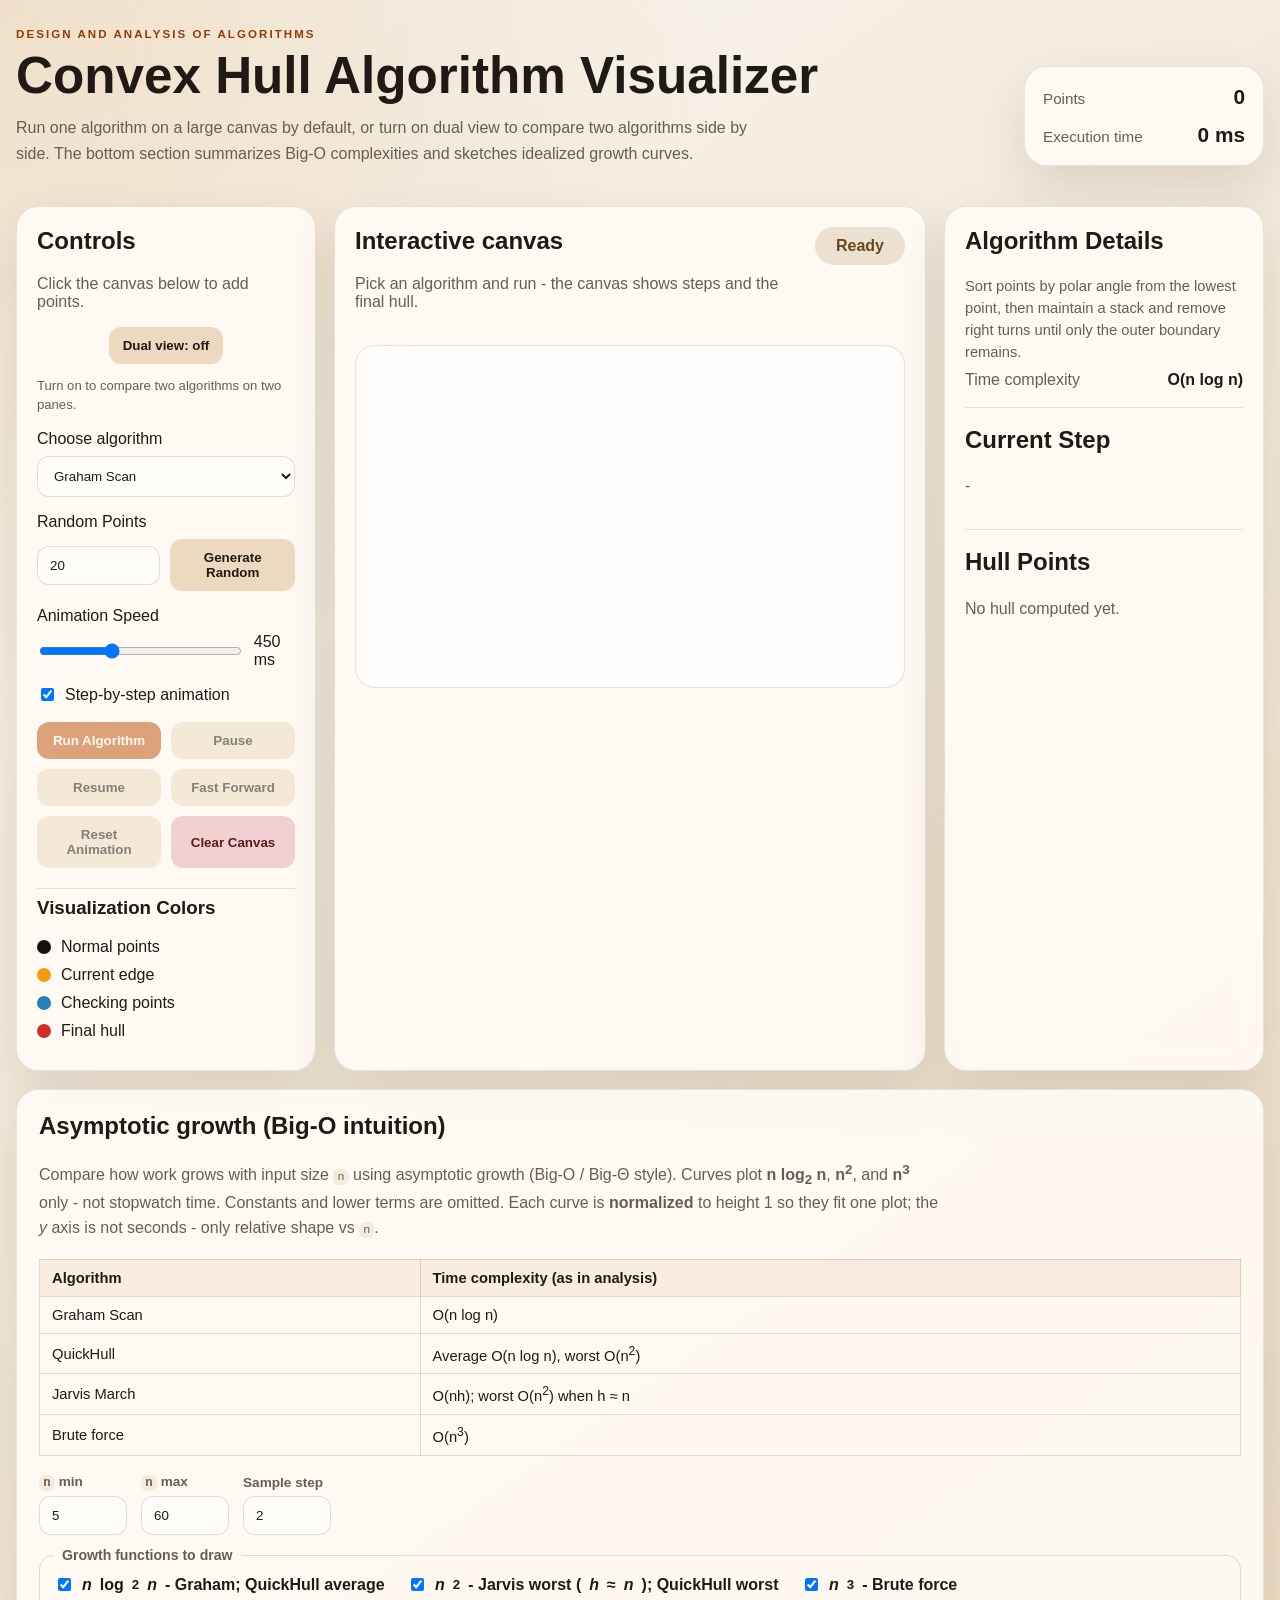
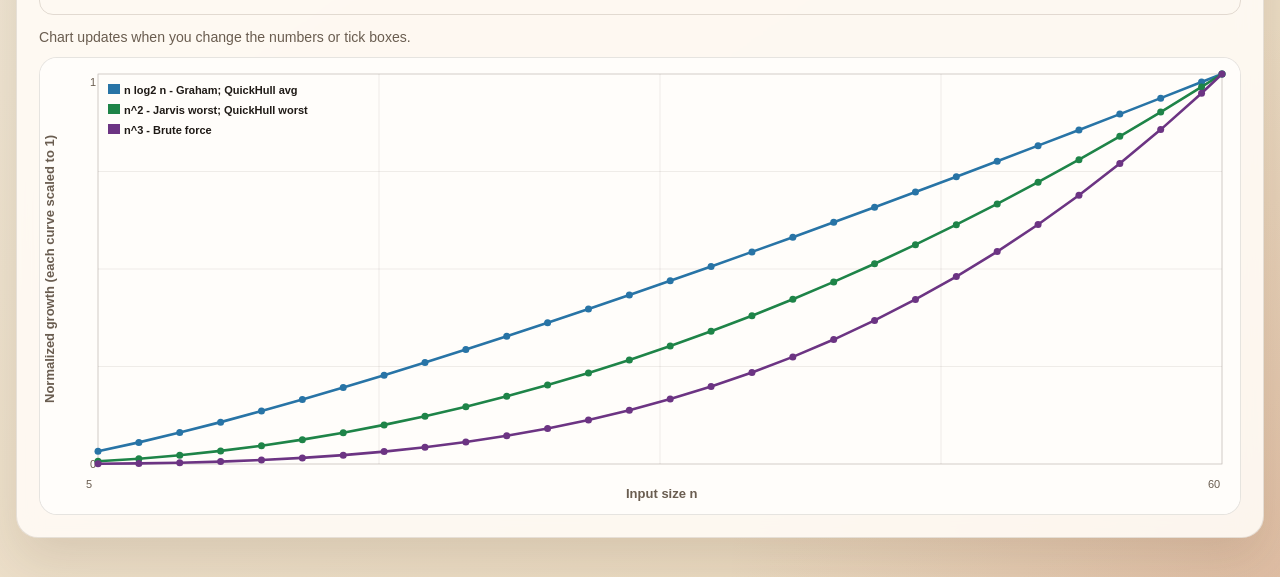
<file: index.html>
﻿<!DOCTYPE html>
<html lang="en">
<head>
  <meta charset="UTF-8">
  <meta name="viewport" content="width=device-width, initial-scale=1.0">
  <title>Convex Hull Algorithm Visualizer</title>
  <link rel="stylesheet" href="style.css">
</head>
<body class="view-single">
  <div class="page-shell">
    <header class="hero">
      <div>
        <p class="eyebrow">Design and Analysis of Algorithms</p>
        <h1>Convex Hull Algorithm Visualizer</h1>
        <p class="subtitle">
          Run one algorithm on a large canvas by default, or turn on dual view to compare two algorithms side by side. The bottom section summarizes Big‑O complexities and sketches idealized growth curves.
        </p>
      </div>
      <div class="stats-card">
        <div class="stat">
          <span class="stat-label">Points</span>
          <span id="pointCount" class="stat-value">0</span>
        </div>
        <div class="stat stat-exec-single">
          <span class="stat-label">Execution time</span>
          <span id="executionTimeSingle" class="stat-value">0 ms</span>
        </div>
        <div class="stat stat-exec-dual">
          <span class="stat-label">Time (left)</span>
          <span id="executionTimeLeft" class="stat-value">0 ms</span>
        </div>
        <div class="stat stat-exec-dual">
          <span class="stat-label">Time (right)</span>
          <span id="executionTimeRight" class="stat-value">0 ms</span>
        </div>
      </div>
    </header>

    <main class="app-grid">
      <aside class="panel controls-panel">
        <h2>Controls</h2>
        <p id="controlsHint" class="panel-note">Click the canvas below to add points.</p>

        <div class="control-group toggle-row">
          <button id="dualViewToggle" type="button" aria-pressed="false">Dual view: off</button>
          <span class="toggle-help muted">Turn on to compare two algorithms on two panes.</span>
        </div>

        <label class="control-group">
          <span id="algoLeftLabel">Choose algorithm</span>
          <select id="algorithmSelectLeft">
            <option value="graham" selected>Graham Scan</option>
            <option value="jarvis">Jarvis March</option>
            <option value="quickhull">QuickHull</option>
            <option value="bruteforce">Brute Force</option>
          </select>
        </label>

        <label class="control-group algo-right-wrap">
          <span>Right pane algorithm</span>
          <select id="algorithmSelectRight">
            <option value="graham">Graham Scan</option>
            <option value="jarvis" selected>Jarvis March</option>
            <option value="quickhull">QuickHull</option>
            <option value="bruteforce">Brute Force</option>
          </select>
        </label>

        <label class="control-group">
          <span>Random Points</span>
          <div class="input-row">
            <input id="randomCount" type="number" min="3" max="150" value="20">
            <button id="generateBtn" type="button">Generate Random</button>
          </div>
        </label>

        <label class="control-group">
          <span>Animation Speed</span>
          <div class="slider-row">
            <input id="speedSlider" type="range" min="50" max="1200" step="50" value="450">
            <span id="speedValue">450 ms</span>
          </div>
        </label>

        <label class="checkbox-row">
          <input id="animateToggle" type="checkbox" checked>
          <span>Step-by-step animation</span>
        </label>

        <div class="button-grid">
          <button id="runBtn" type="button" class="primary">Run Algorithm</button>
          <button id="pauseBtn" type="button">Pause</button>
          <button id="resumeBtn" type="button">Resume</button>
          <button id="fastForwardBtn" type="button">Fast Forward</button>
          <button id="resetBtn" type="button">Reset Animation</button>
          <button id="clearBtn" type="button" class="danger">Clear Canvas</button>
        </div>

        <div class="legend">
          <h3>Visualization Colors</h3>
          <div class="legend-item"><span class="swatch points"></span>Normal points</div>
          <div class="legend-item"><span class="swatch edge"></span>Current edge</div>
          <div class="legend-item"><span class="swatch checking"></span>Checking points</div>
          <div class="legend-item"><span class="swatch hull"></span>Final hull</div>
        </div>
      </aside>

      <section class="panel canvas-panel">
        <div class="canvas-header">
          <div>
            <h2 id="canvasPanelTitle">Interactive canvas</h2>
            <p id="canvasPanelLead">Pick an algorithm and run - the canvas shows steps and the final hull.</p>
          </div>
          <div id="statusBadge" class="status-badge idle">Ready</div>
        </div>
        <div class="single-canvas-shell">
          <div class="canvas-frame">
            <canvas id="canvasSingle" width="900" height="560" aria-label="Convex hull visualization main canvas"></canvas>
          </div>
        </div>
        <div class="dual-canvas-frame">
          <div class="canvas-slot">
            <h3 id="paneTitleLeft" class="pane-title">Left</h3>
            <div class="canvas-frame">
              <canvas id="canvasLeft" width="430" height="520" aria-label="Convex hull visualization left pane"></canvas>
            </div>
          </div>
          <div class="canvas-slot">
            <h3 id="paneTitleRight" class="pane-title">Right</h3>
            <div class="canvas-frame">
              <canvas id="canvasRight" width="430" height="520" aria-label="Convex hull visualization right pane"></canvas>
            </div>
          </div>
        </div>
      </section>

      <aside class="panel info-panel">
        <section class="info-block">
          <h2>Algorithm Details</h2>
          <p id="algorithmDescriptionLeft" class="algorithm-blurb"></p>
          <div class="meta-line">
            <span id="metaLabelLeft" class="meta-label">Time complexity</span>
            <span id="timeComplexityLeft" class="meta-value"></span>
          </div>
          <div class="algo-dual-extra">
            <p id="algorithmDescriptionRight" class="algorithm-blurb"></p>
            <div class="meta-line">
              <span class="meta-label">Right complexity</span>
              <span id="timeComplexityRight" class="meta-value"></span>
            </div>
          </div>
        </section>

        <section class="info-block">
          <h2>Current Step</h2>
          <p class="step-label step-dual-only">Left pane</p>
          <p id="stepDescriptionLeft" class="step-text">-</p>
          <p class="step-label step-dual-only">Right pane</p>
          <p id="stepDescriptionRight" class="step-text step-dual-only">-</p>
        </section>

        <section class="info-block">
          <h2>Hull Points</h2>
          <p class="step-label step-dual-only">Left hull</p>
          <div id="hullPointsLeft" class="coordinate-list hull-split">No hull computed yet.</div>
          <p class="step-label step-dual-only">Right hull</p>
          <div id="hullPointsRight" class="coordinate-list hull-split hull-dual-extra">No hull computed yet.</div>
        </section>
      </aside>
    </main>

    <section class="panel benchmark-panel" aria-labelledby="theoryHeading">
      <h2 id="theoryHeading">Asymptotic growth (Big‑O intuition)</h2>
      <p class="benchmark-lead muted">
        Compare how work grows with input size&nbsp;<code>n</code> using asymptotic growth (Big‑O / Big‑Θ style). Curves plot <strong>n&nbsp;log<sub>2</sub>&nbsp;n</strong>, <strong>n<sup>2</sup></strong>, and <strong>n<sup>3</sup></strong> only - not stopwatch time. Constants and lower terms are omitted. Each curve is <strong>normalized</strong> to height&nbsp;1 so they fit one plot; the <em>y</em> axis is not seconds - only relative shape vs&nbsp;<code>n</code>.
      </p>

      <table class="complexity-table" aria-label="Stated time complexities for each hull algorithm">
        <thead>
          <tr>
            <th scope="col">Algorithm</th>
            <th scope="col">Time complexity (as in analysis)</th>
          </tr>
        </thead>
        <tbody>
          <tr>
            <td>Graham Scan</td>
            <td>O(n log n)</td>
          </tr>
          <tr>
            <td>QuickHull</td>
            <td>Average O(n log n), worst O(n<sup>2</sup>)</td>
          </tr>
          <tr>
            <td>Jarvis March</td>
            <td>O(nh); worst O(n<sup>2</sup>) when h ≈ n</td>
          </tr>
          <tr>
            <td>Brute force</td>
            <td>O(n<sup>3</sup>)</td>
          </tr>
        </tbody>
      </table>

      <div class="benchmark-controls theory-controls">
        <label class="control-inline">
          <span><code>n</code> min</span>
          <input id="theoryNMin" type="number" min="2" max="500" value="5">
        </label>
        <label class="control-inline">
          <span><code>n</code> max</span>
          <input id="theoryNMax" type="number" min="3" max="500" value="60">
        </label>
        <label class="control-inline">
          <span>Sample step</span>
          <input id="theoryStep" type="number" min="1" max="50" value="2">
        </label>
      </div>
      <fieldset class="benchmark-fieldset">
        <legend>Growth functions to draw</legend>
        <label class="radio-inline bench-check">
          <input type="checkbox" id="theoryCurveNLogN" checked> <em>n</em> log<sub>2</sub> <em>n</em> - Graham; QuickHull average
        </label>
        <label class="radio-inline bench-check">
          <input type="checkbox" id="theoryCurveNSq" checked> <em>n</em><sup>2</sup> - Jarvis worst (<em>h</em> ≈ <em>n</em>); QuickHull worst
        </label>
        <label class="radio-inline bench-check">
          <input type="checkbox" id="theoryCurveNCubed" checked> <em>n</em><sup>3</sup> - Brute force
        </label>
      </fieldset>
      <p class="theory-chart-note muted">Chart updates when you change the numbers or tick boxes.</p>
      <div class="chart-frame">
        <canvas id="complexityChart" aria-label="Theoretical normalized growth curves versus input size n"></canvas>
      </div>
    </section>
  </div>

  <script src="algorithms/grahamScan.js"></script>
  <script src="algorithms/jarvisMarch.js"></script>
  <script src="algorithms/quickHull.js"></script>
  <script src="algorithms/bruteForce.js"></script>
  <script src="script.js"></script>
</body>
</html>
</file>
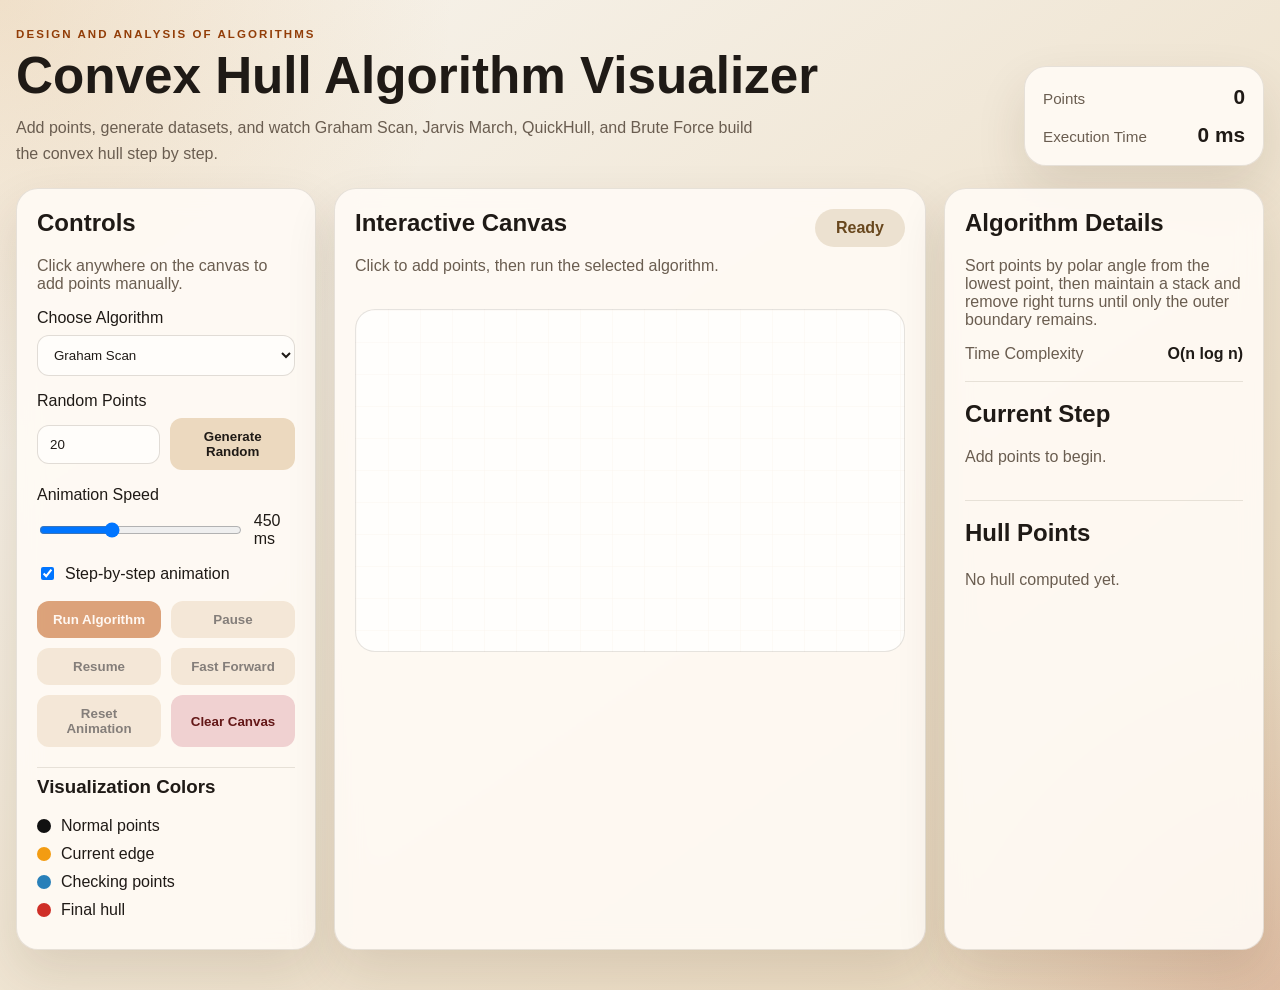
<file: docs/index.html>
﻿<!DOCTYPE html>
<html lang="en">
<head>
  <meta charset="UTF-8">
  <meta name="viewport" content="width=device-width, initial-scale=1.0">
  <title>Convex Hull Algorithm Visualizer</title>
  <link rel="stylesheet" href="style.css">
</head>
<body>
  <div class="page-shell">
    <header class="hero">
      <div>
        <p class="eyebrow">Design and Analysis of Algorithms</p>
        <h1>Convex Hull Algorithm Visualizer</h1>
        <p class="subtitle">
          Add points, generate datasets, and watch Graham Scan, Jarvis March, QuickHull, and Brute Force build the convex hull step by step.
        </p>
      </div>
      <div class="stats-card">
        <div class="stat">
          <span class="stat-label">Points</span>
          <span id="pointCount" class="stat-value">0</span>
        </div>
        <div class="stat">
          <span class="stat-label">Execution Time</span>
          <span id="executionTime" class="stat-value">0 ms</span>
        </div>
      </div>
    </header>

    <main class="app-grid">
      <aside class="panel controls-panel">
        <h2>Controls</h2>
        <p class="panel-note">Click anywhere on the canvas to add points manually.</p>

        <label class="control-group">
          <span>Choose Algorithm</span>
          <select id="algorithmSelect">
            <option value="graham">Graham Scan</option>
            <option value="jarvis">Jarvis March</option>
            <option value="quickhull">QuickHull</option>
            <option value="bruteforce">Brute Force</option>
          </select>
        </label>

        <label class="control-group">
          <span>Random Points</span>
          <div class="input-row">
            <input id="randomCount" type="number" min="3" max="150" value="20">
            <button id="generateBtn" type="button">Generate Random</button>
          </div>
        </label>

        <label class="control-group">
          <span>Animation Speed</span>
          <div class="slider-row">
            <input id="speedSlider" type="range" min="50" max="1200" step="50" value="450">
            <span id="speedValue">450 ms</span>
          </div>
        </label>

        <label class="checkbox-row">
          <input id="animateToggle" type="checkbox" checked>
          <span>Step-by-step animation</span>
        </label>

        <div class="button-grid">
          <button id="runBtn" type="button" class="primary">Run Algorithm</button>
          <button id="pauseBtn" type="button">Pause</button>
          <button id="resumeBtn" type="button">Resume</button>
          <button id="fastForwardBtn" type="button">Fast Forward</button>
          <button id="resetBtn" type="button">Reset Animation</button>
          <button id="clearBtn" type="button" class="danger">Clear Canvas</button>
        </div>

        <div class="legend">
          <h3>Visualization Colors</h3>
          <div class="legend-item"><span class="swatch points"></span>Normal points</div>
          <div class="legend-item"><span class="swatch edge"></span>Current edge</div>
          <div class="legend-item"><span class="swatch checking"></span>Checking points</div>
          <div class="legend-item"><span class="swatch hull"></span>Final hull</div>
        </div>
      </aside>

      <section class="panel canvas-panel">
        <div class="canvas-header">
          <div>
            <h2>Interactive Canvas</h2>
            <p>Click to add points, then run the selected algorithm.</p>
          </div>
          <div id="statusBadge" class="status-badge idle">Ready</div>
        </div>
        <div class="canvas-frame">
          <canvas id="canvas" width="900" height="560" aria-label="Convex hull visualization canvas"></canvas>
        </div>
      </section>

      <aside class="panel info-panel">
        <section class="info-block">
          <h2>Algorithm Details</h2>
          <p id="algorithmDescription"></p>
          <div class="meta-line">
            <span class="meta-label">Time Complexity</span>
            <span id="timeComplexity" class="meta-value"></span>
          </div>
        </section>

        <section class="info-block">
          <h2>Current Step</h2>
          <p id="stepDescription">Add points to begin.</p>
        </section>

        <section class="info-block">
          <h2>Hull Points</h2>
          <div id="hullPoints" class="coordinate-list">No hull computed yet.</div>
        </section>
      </aside>
    </main>
  </div>

  <script src="algorithms/grahamScan.js"></script>
  <script src="algorithms/jarvisMarch.js"></script>
  <script src="algorithms/quickHull.js"></script>
  <script src="algorithms/bruteForce.js"></script>
  <script src="script.js"></script>
</body>
</html>
</file>
<file: style.css>
﻿:root {
  --bg: #f6f1e7;
  --panel: rgba(255, 251, 245, 0.9);
  --panel-border: rgba(60, 44, 30, 0.12);
  --ink: #1f1a16;
  --muted: #6a5d50;
  --accent: #bf5b17;
  --accent-strong: #923d08;
  --danger: #a83232;
  --shadow: 0 22px 50px rgba(68, 43, 17, 0.12);
  --radius: 22px;
}

* {
  box-sizing: border-box;
}

body {
  margin: 0;
  min-height: 100vh;
  font-family: "Segoe UI", Tahoma, Geneva, Verdana, sans-serif;
  color: var(--ink);
  background:
    radial-gradient(circle at top left, rgba(217, 164, 95, 0.26), transparent 28%),
    radial-gradient(circle at bottom right, rgba(174, 60, 39, 0.16), transparent 22%),
    linear-gradient(145deg, #f8f5ef, #efe4d1 55%, #e8d6bb);
}

.page-shell {
  width: min(1400px, calc(100% - 32px));
  margin: 0 auto;
  padding: 28px 0 40px;
  display: flex;
  flex-direction: column;
  gap: 18px;
}

.hero {
  display: flex;
  justify-content: space-between;
  gap: 20px;
  align-items: end;
  margin-bottom: 22px;
}

.eyebrow {
  margin: 0 0 6px;
  text-transform: uppercase;
  letter-spacing: 0.18em;
  font-size: 0.72rem;
  color: var(--accent-strong);
  font-weight: 700;
}

h1,
h2,
h3,
p {
  margin-top: 0;
}

h1 {
  font-size: clamp(2rem, 4vw, 3.3rem);
  margin-bottom: 10px;
}

.subtitle {
  max-width: 760px;
  color: var(--muted);
  line-height: 1.6;
  margin-bottom: 0;
}

.muted {
  color: var(--muted);
}

code {
  font-size: 0.9em;
  background: rgba(191, 91, 23, 0.1);
  padding: 0.1em 0.35em;
  border-radius: 6px;
}

.stats-card,
.panel {
  backdrop-filter: blur(12px);
  background: var(--panel);
  border: 1px solid var(--panel-border);
  border-radius: var(--radius);
  box-shadow: var(--shadow);
}

.stats-card {
  min-width: 240px;
  padding: 18px;
  display: grid;
  gap: 14px;
}

body.view-single .stat-exec-dual {
  display: none;
}

body.view-dual .stat-exec-single {
  display: none;
}

.stat {
  display: flex;
  justify-content: space-between;
  align-items: baseline;
  gap: 12px;
}

.stat-label {
  color: var(--muted);
  font-size: 0.95rem;
}

.stat-value {
  font-size: 1.3rem;
  font-weight: 700;
}

.app-grid {
  display: grid;
  grid-template-columns: 300px 1fr 320px;
  gap: 18px;
}

.panel {
  padding: 20px;
}

.panel-note,
.canvas-header p,
.info-block p,
.meta-label,
.coordinate-list {
  color: var(--muted);
}

.control-group,
.checkbox-row {
  display: flex;
  flex-direction: column;
  gap: 8px;
  margin-bottom: 16px;
}

.checkbox-row {
  flex-direction: row;
  align-items: center;
}

.input-row,
.slider-row {
  display: flex;
  gap: 10px;
  align-items: center;
}

input[type="number"],
select,
button,
input[type="range"] {
  width: 100%;
}

input[type="number"],
select {
  padding: 11px 12px;
  border-radius: 12px;
  border: 1px solid rgba(54, 34, 12, 0.15);
  background: #fffdfa;
  color: var(--ink);
}

button {
  border: none;
  border-radius: 12px;
  padding: 11px 14px;
  font-weight: 700;
  cursor: pointer;
  background: #ecd9bf;
  color: var(--ink);
  transition: transform 0.18s ease, background 0.18s ease, opacity 0.18s ease;
}

button:hover:not(:disabled) {
  transform: translateY(-1px);
  background: #e6cfb1;
}

button:disabled {
  opacity: 0.55;
  cursor: not-allowed;
}

button.primary {
  background: var(--accent);
  color: #fff7f0;
}

button.primary:hover:not(:disabled) {
  background: var(--accent-strong);
}

button.danger {
  background: #f0d1d1;
  color: #631717;
}

.button-grid {
  display: grid;
  grid-template-columns: 1fr 1fr;
  gap: 10px;
  margin: 18px 0 20px;
}

.legend {
  padding-top: 8px;
  border-top: 1px solid rgba(71, 52, 28, 0.12);
}

.legend-item {
  display: flex;
  align-items: center;
  gap: 10px;
  margin-bottom: 10px;
}

.swatch {
  width: 14px;
  height: 14px;
  border-radius: 50%;
  display: inline-block;
}

.swatch.points {
  background: #111111;
}

.swatch.edge {
  background: #f39c12;
}

.swatch.checking {
  background: #2980b9;
}

.swatch.hull {
  background: #cf2f27;
}

.canvas-panel {
  display: flex;
  flex-direction: column;
  gap: 18px;
}

.canvas-header {
  display: flex;
  justify-content: space-between;
  align-items: start;
  gap: 16px;
}

.status-badge {
  padding: 10px 14px;
  border-radius: 999px;
  font-weight: 700;
  min-width: 90px;
  text-align: center;
}

.status-badge.idle {
  background: #ece1d0;
  color: #68471d;
}

.status-badge.running {
  background: #f7d7b0;
  color: #8a4c07;
}

.status-badge.paused {
  background: #d9e7f6;
  color: #1c4f82;
}

.status-badge.done {
  background: #d9eedf;
  color: #23663c;
}

.status-badge.fast {
  background: #f3e7b7;
  color: #755300;
}

.canvas-frame {
  border-radius: 20px;
  overflow: hidden;
  background:
    linear-gradient(0deg, rgba(255, 255, 255, 0.72), rgba(255, 255, 255, 0.72)),
    linear-gradient(90deg, rgba(191, 91, 23, 0.08) 1px, transparent 1px),
    linear-gradient(rgba(191, 91, 23, 0.08) 1px, transparent 1px);
  background-size: auto, 32px 32px, 32px 32px;
  border: 1px solid rgba(54, 34, 12, 0.12);
}

.toggle-row {
  display: flex;
  flex-wrap: wrap;
  align-items: center;
  gap: 12px;
  margin-bottom: 16px;
}

.toggle-row button {
  width: auto;
  white-space: nowrap;
}

.toggle-help {
  font-size: 0.82rem;
  line-height: 1.45;
  flex: 1;
  min-width: 140px;
}

#dualViewToggle[aria-pressed="true"] {
  background: var(--accent);
  color: #fff7f0;
}

#dualViewToggle[aria-pressed="true"]:hover:not(:disabled) {
  background: var(--accent-strong);
}

body.view-single .algo-right-wrap {
  display: none;
}

body.view-single .algo-dual-extra,
body.view-single .step-dual-only,
body.view-single .hull-dual-extra {
  display: none !important;
}

body.view-dual .single-canvas-shell {
  display: none;
}

body.view-single .dual-canvas-frame {
  display: none;
}

.single-canvas-shell .canvas-frame {
  width: 100%;
}

.dual-canvas-frame {
  display: grid;
  grid-template-columns: 1fr 1fr;
  gap: 14px;
  align-items: start;
}

.canvas-slot {
  display: flex;
  flex-direction: column;
  gap: 8px;
  min-width: 0;
}

.pane-title {
  margin: 0;
  font-size: 0.95rem;
  font-weight: 700;
  color: var(--accent-strong);
}

.algorithm-blurb {
  margin: 0 0 8px;
  font-size: 0.92rem;
  line-height: 1.5;
}

.algorithm-blurb + .meta-line + .algorithm-blurb {
  margin-top: 14px;
}

.step-label {
  margin: 0 0 4px;
  font-size: 0.72rem;
  text-transform: uppercase;
  letter-spacing: 0.12em;
  color: var(--muted);
  font-weight: 700;
}

.step-text {
  margin: 0 0 12px;
  color: var(--ink);
  line-height: 1.55;
}

.hull-split {
  max-height: 140px;
  margin-bottom: 12px;
}

.benchmark-panel {
  padding: 22px;
}

.benchmark-lead {
  margin-top: 0;
  margin-bottom: 18px;
  line-height: 1.55;
  max-width: 900px;
}

.benchmark-controls {
  display: flex;
  flex-wrap: wrap;
  gap: 14px;
  align-items: end;
  margin-bottom: 16px;
}

.control-inline {
  display: flex;
  flex-direction: column;
  gap: 6px;
  font-size: 0.85rem;
  color: var(--muted);
  font-weight: 600;
}

.control-inline input[type="number"] {
  width: 88px;
  min-width: 0;
}

.benchmark-fieldset {
  border: 1px solid rgba(71, 52, 28, 0.15);
  border-radius: 14px;
  padding: 12px 14px 14px;
  margin: 0 0 14px;
}

.benchmark-fieldset legend {
  padding: 0 8px;
  font-weight: 700;
  font-size: 0.88rem;
  color: var(--muted);
}

.radio-inline {
  display: inline-flex;
  align-items: center;
  gap: 8px;
  margin-right: 18px;
  margin-bottom: 6px;
  font-weight: 600;
  cursor: pointer;
}

.benchmark-check input {
  cursor: pointer;
}

.benchmark-actions {
  display: flex;
  flex-wrap: wrap;
  align-items: center;
  gap: 14px;
  margin-bottom: 16px;
}

.benchmark-actions .primary {
  width: auto;
}

.benchmark-status {
  font-size: 0.9rem;
}

.chart-frame {
  border-radius: 18px;
  overflow: hidden;
  border: 1px solid rgba(54, 34, 12, 0.12);
  background: linear-gradient(0deg, rgba(255, 255, 255, 0.85), rgba(255, 255, 255, 0.85));
  width: 100%;
  aspect-ratio: 840 / 320;
}

.chart-frame canvas {
  display: block;
  width: 100%;
  height: 100%;
  vertical-align: top;
}

.complexity-table {
  width: 100%;
  border-collapse: collapse;
  margin: 0 0 18px;
  font-size: 0.92rem;
}

.complexity-table th,
.complexity-table td {
  border: 1px solid rgba(71, 52, 28, 0.15);
  padding: 10px 12px;
  text-align: left;
}

.complexity-table th {
  background: rgba(191, 91, 23, 0.08);
  font-weight: 700;
}

.theory-chart-note {
  margin: 0 0 12px;
  font-size: 0.88rem;
}

.theory-controls {
  margin-bottom: 12px;
}

canvas {
  display: block;
  width: 100%;
  height: auto;
  cursor: crosshair;
}

.info-panel {
  display: flex;
  flex-direction: column;
  gap: 18px;
}

.info-block {
  padding-bottom: 18px;
  border-bottom: 1px solid rgba(71, 52, 28, 0.12);
}

.info-block:last-child {
  border-bottom: none;
  padding-bottom: 0;
}

.meta-line {
  display: flex;
  justify-content: space-between;
  gap: 12px;
  align-items: center;
}

.meta-value {
  font-weight: 700;
}

.coordinate-list {
  max-height: 220px;
  overflow: auto;
  line-height: 1.6;
  white-space: pre-line;
}

@media (max-width: 1120px) {
  .app-grid {
    grid-template-columns: 1fr;
  }

  .hero {
    flex-direction: column;
    align-items: stretch;
  }

  .stats-card {
    min-width: 0;
  }

  .dual-canvas-frame {
    grid-template-columns: 1fr;
  }
}

@media (max-width: 720px) {
  .page-shell {
    width: min(100% - 20px, 1400px);
    padding-top: 18px;
  }

  .button-grid {
    grid-template-columns: 1fr;
  }

  .input-row,
  .slider-row,
  .canvas-header {
    flex-direction: column;
    align-items: stretch;
  }
}
</file>
<file: docs/style.css>
﻿:root {
  --bg: #f6f1e7;
  --panel: rgba(255, 251, 245, 0.9);
  --panel-border: rgba(60, 44, 30, 0.12);
  --ink: #1f1a16;
  --muted: #6a5d50;
  --accent: #bf5b17;
  --accent-strong: #923d08;
  --danger: #a83232;
  --shadow: 0 22px 50px rgba(68, 43, 17, 0.12);
  --radius: 22px;
}

* {
  box-sizing: border-box;
}

body {
  margin: 0;
  min-height: 100vh;
  font-family: "Segoe UI", Tahoma, Geneva, Verdana, sans-serif;
  color: var(--ink);
  background:
    radial-gradient(circle at top left, rgba(217, 164, 95, 0.26), transparent 28%),
    radial-gradient(circle at bottom right, rgba(174, 60, 39, 0.16), transparent 22%),
    linear-gradient(145deg, #f8f5ef, #efe4d1 55%, #e8d6bb);
}

.page-shell {
  width: min(1400px, calc(100% - 32px));
  margin: 0 auto;
  padding: 28px 0 40px;
}

.hero {
  display: flex;
  justify-content: space-between;
  gap: 20px;
  align-items: end;
  margin-bottom: 22px;
}

.eyebrow {
  margin: 0 0 6px;
  text-transform: uppercase;
  letter-spacing: 0.18em;
  font-size: 0.72rem;
  color: var(--accent-strong);
  font-weight: 700;
}

h1,
h2,
h3,
p {
  margin-top: 0;
}

h1 {
  font-size: clamp(2rem, 4vw, 3.3rem);
  margin-bottom: 10px;
}

.subtitle {
  max-width: 760px;
  color: var(--muted);
  line-height: 1.6;
  margin-bottom: 0;
}

.stats-card,
.panel {
  backdrop-filter: blur(12px);
  background: var(--panel);
  border: 1px solid var(--panel-border);
  border-radius: var(--radius);
  box-shadow: var(--shadow);
}

.stats-card {
  min-width: 240px;
  padding: 18px;
  display: grid;
  gap: 14px;
}

.stat {
  display: flex;
  justify-content: space-between;
  align-items: baseline;
  gap: 12px;
}

.stat-label {
  color: var(--muted);
  font-size: 0.95rem;
}

.stat-value {
  font-size: 1.3rem;
  font-weight: 700;
}

.app-grid {
  display: grid;
  grid-template-columns: 300px 1fr 320px;
  gap: 18px;
}

.panel {
  padding: 20px;
}

.panel-note,
.canvas-header p,
.info-block p,
.meta-label,
.coordinate-list {
  color: var(--muted);
}

.control-group,
.checkbox-row {
  display: flex;
  flex-direction: column;
  gap: 8px;
  margin-bottom: 16px;
}

.checkbox-row {
  flex-direction: row;
  align-items: center;
}

.input-row,
.slider-row {
  display: flex;
  gap: 10px;
  align-items: center;
}

input[type="number"],
select,
button,
input[type="range"] {
  width: 100%;
}

input[type="number"],
select {
  padding: 11px 12px;
  border-radius: 12px;
  border: 1px solid rgba(54, 34, 12, 0.15);
  background: #fffdfa;
  color: var(--ink);
}

button {
  border: none;
  border-radius: 12px;
  padding: 11px 14px;
  font-weight: 700;
  cursor: pointer;
  background: #ecd9bf;
  color: var(--ink);
  transition: transform 0.18s ease, background 0.18s ease, opacity 0.18s ease;
}

button:hover:not(:disabled) {
  transform: translateY(-1px);
  background: #e6cfb1;
}

button:disabled {
  opacity: 0.55;
  cursor: not-allowed;
}

button.primary {
  background: var(--accent);
  color: #fff7f0;
}

button.primary:hover:not(:disabled) {
  background: var(--accent-strong);
}

button.danger {
  background: #f0d1d1;
  color: #631717;
}

.button-grid {
  display: grid;
  grid-template-columns: 1fr 1fr;
  gap: 10px;
  margin: 18px 0 20px;
}

.legend {
  padding-top: 8px;
  border-top: 1px solid rgba(71, 52, 28, 0.12);
}

.legend-item {
  display: flex;
  align-items: center;
  gap: 10px;
  margin-bottom: 10px;
}

.swatch {
  width: 14px;
  height: 14px;
  border-radius: 50%;
  display: inline-block;
}

.swatch.points {
  background: #111111;
}

.swatch.edge {
  background: #f39c12;
}

.swatch.checking {
  background: #2980b9;
}

.swatch.hull {
  background: #cf2f27;
}

.canvas-panel {
  display: flex;
  flex-direction: column;
  gap: 18px;
}

.canvas-header {
  display: flex;
  justify-content: space-between;
  align-items: start;
  gap: 16px;
}

.status-badge {
  padding: 10px 14px;
  border-radius: 999px;
  font-weight: 700;
  min-width: 90px;
  text-align: center;
}

.status-badge.idle {
  background: #ece1d0;
  color: #68471d;
}

.status-badge.running {
  background: #f7d7b0;
  color: #8a4c07;
}

.status-badge.paused {
  background: #d9e7f6;
  color: #1c4f82;
}

.status-badge.done {
  background: #d9eedf;
  color: #23663c;
}

.status-badge.fast {
  background: #f3e7b7;
  color: #755300;
}

.canvas-frame {
  border-radius: 20px;
  overflow: hidden;
  background:
    linear-gradient(0deg, rgba(255, 255, 255, 0.72), rgba(255, 255, 255, 0.72)),
    linear-gradient(90deg, rgba(191, 91, 23, 0.08) 1px, transparent 1px),
    linear-gradient(rgba(191, 91, 23, 0.08) 1px, transparent 1px);
  background-size: auto, 32px 32px, 32px 32px;
  border: 1px solid rgba(54, 34, 12, 0.12);
}

canvas {
  display: block;
  width: 100%;
  height: auto;
  cursor: crosshair;
}

.info-panel {
  display: flex;
  flex-direction: column;
  gap: 18px;
}

.info-block {
  padding-bottom: 18px;
  border-bottom: 1px solid rgba(71, 52, 28, 0.12);
}

.info-block:last-child {
  border-bottom: none;
  padding-bottom: 0;
}

.meta-line {
  display: flex;
  justify-content: space-between;
  gap: 12px;
  align-items: center;
}

.meta-value {
  font-weight: 700;
}

.coordinate-list {
  max-height: 220px;
  overflow: auto;
  line-height: 1.6;
  white-space: pre-line;
}

@media (max-width: 1120px) {
  .app-grid {
    grid-template-columns: 1fr;
  }

  .hero {
    flex-direction: column;
    align-items: stretch;
  }

  .stats-card {
    min-width: 0;
  }
}

@media (max-width: 720px) {
  .page-shell {
    width: min(100% - 20px, 1400px);
    padding-top: 18px;
  }

  .button-grid {
    grid-template-columns: 1fr;
  }

  .input-row,
  .slider-row,
  .canvas-header {
    flex-direction: column;
    align-items: stretch;
  }
}
</file>
